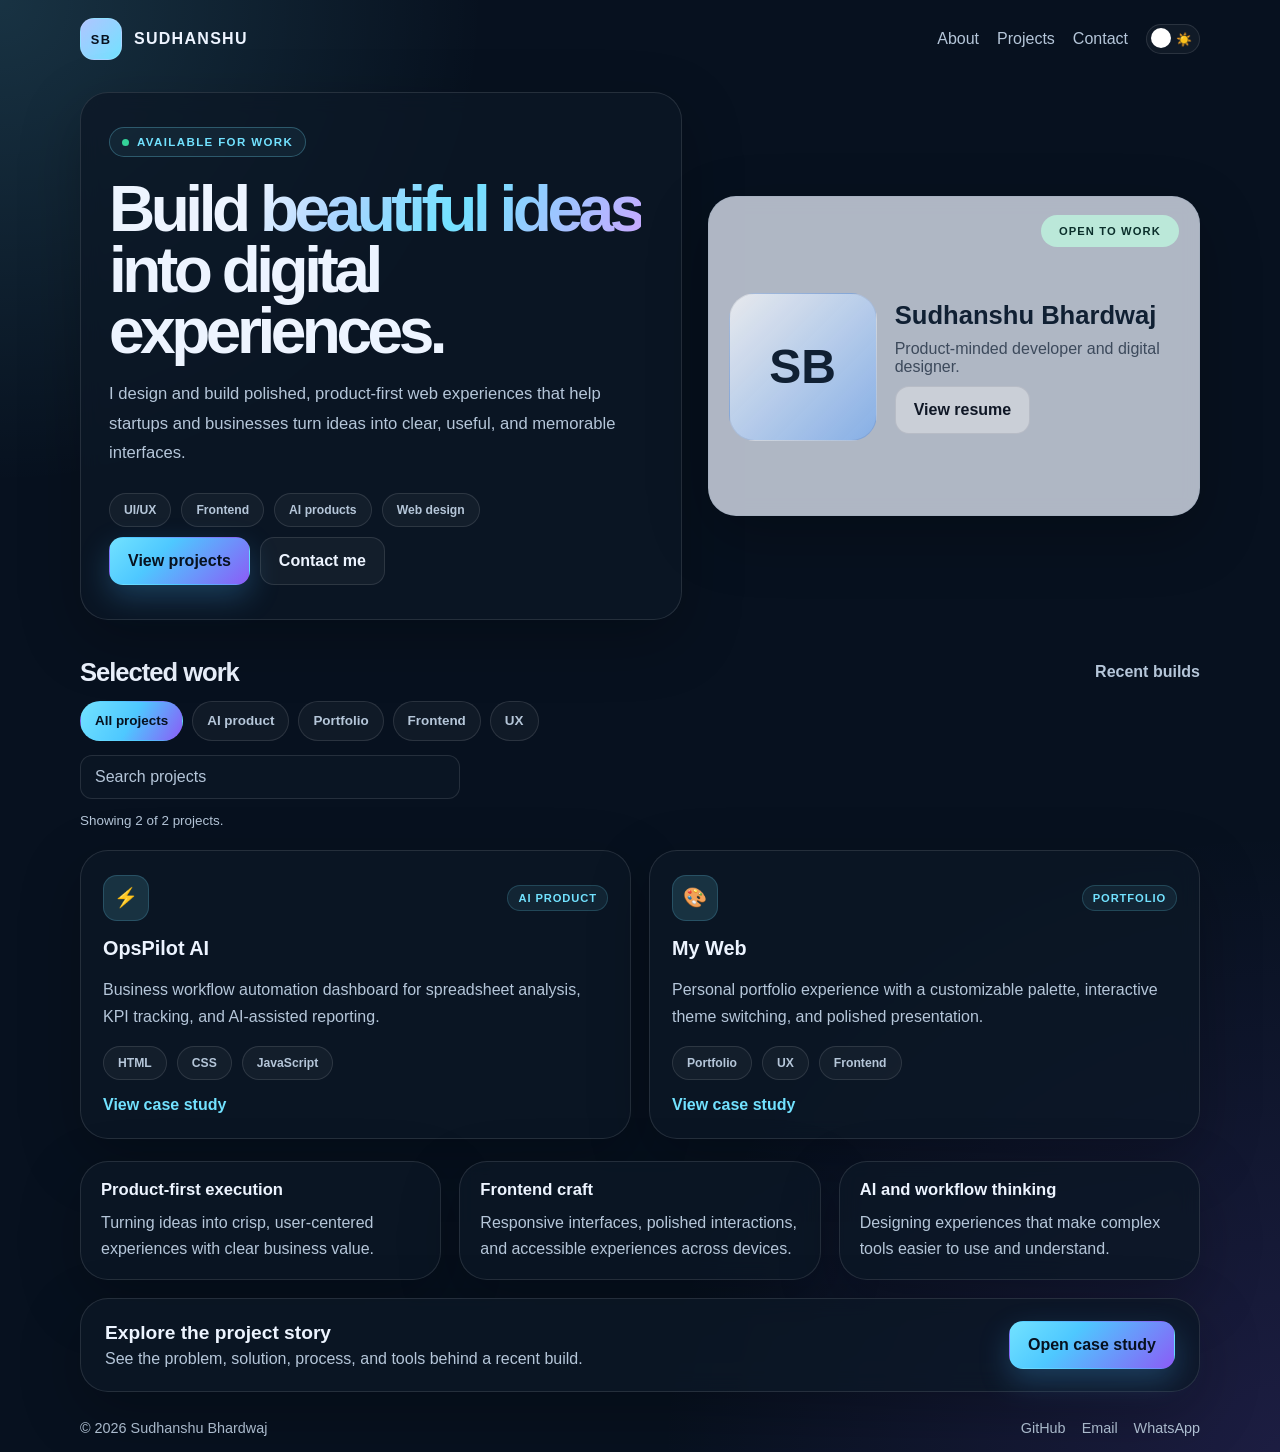
<file: index.html>
<!DOCTYPE html>
<html lang="en">
<head>
  <meta charset="UTF-8">
  <meta name="viewport" content="width=device-width, initial-scale=1.0">
  <meta name="theme-color" content="#07111f">
  <meta name="description" content="Sudhanshu Bhardwaj portfolio. Explore projects, case studies, and contact details.">
  <title>Sudhanshu Bhardwaj | Portfolio</title>
  <style>
    :root{--bg:#07111f;--panel:rgba(12,24,38,.78);--panel-soft:rgba(255,255,255,.04);--line:rgba(255,255,255,.11);--text:#edf4ff;--muted:#b5c6d9;--primary:#72e2ff;--secondary:#8b5cf6;--accent:#34d399;--shadow:0 20px 60px rgba(0,0,0,.25)}
    *{box-sizing:border-box}html{scroll-behavior:smooth}body{margin:0;min-height:100vh;background:radial-gradient(circle at top left,rgba(114,226,255,.16),transparent 25%),radial-gradient(circle at bottom right,rgba(139,92,246,.16),transparent 32%),var(--bg);color:var(--text);font-family:Inter,"Segoe UI",sans-serif}body.light-mode{--bg:#edf4ff;--panel:rgba(255,255,255,.8);--panel-soft:rgba(15,23,42,.036);--line:rgba(15,23,42,.08);--text:#101827;--muted:#4a5c72;--primary:#0066ff;--secondary:#7c3aed;--accent:#0ea5a4}a{color:inherit}.container{width:min(1120px,calc(100% - 28px));margin:auto}.topbar{display:flex;align-items:center;justify-content:space-between;gap:18px;padding:18px 0 12px}.brand{display:inline-flex;align-items:center;gap:12px;color:var(--text);text-decoration:none;font-weight:800;letter-spacing:.08em;text-transform:uppercase}.brand-mark{width:42px;height:42px;display:grid;place-items:center;border:1px solid var(--line);border-radius:14px;background:linear-gradient(135deg,#b0c5ff,#72e2ff);color:#07111f;font-size:.8rem}.nav-group,.nav-links{display:flex;align-items:center;gap:18px}.nav-links a,.footer-links a{color:var(--muted);text-decoration:none}.nav-links a:hover,.footer-links a:hover{color:var(--text)}.theme-toggle{position:relative;width:54px;height:30px;border:1px solid var(--line);border-radius:999px;background:var(--panel-soft);cursor:pointer}.theme-toggle::before{content:"☀️";position:absolute;right:7px;top:50%;transform:translateY(-50%);font-size:.8rem}.theme-toggle::after{content:"";position:absolute;top:3px;left:4px;width:20px;height:20px;border-radius:50%;background:#fff;transition:left .2s ease}body.light-mode .theme-toggle::before{content:"🌙";right:auto;left:7px}body.light-mode .theme-toggle::after{left:28px}
    .hero{display:grid;grid-template-columns:1.1fr .9fr;gap:26px;align-items:center;padding:20px 0 10px}.hero-copy,.profile-card,.project-card,.feature-item,.case-study-cta{background:var(--panel);border:1px solid var(--line);border-radius:28px;backdrop-filter:blur(10px);box-shadow:var(--shadow)}.hero-copy{padding:34px 28px;min-height:330px;display:flex;flex-direction:column;justify-content:center}.eyebrow{display:inline-flex;align-items:center;gap:8px;width:fit-content;padding:8px 12px;border-radius:999px;border:1px solid rgba(114,226,255,.28);background:rgba(114,226,255,.06);color:var(--primary);font-size:.72rem;letter-spacing:.12em;text-transform:uppercase;font-weight:700}.eyebrow::before{content:"";width:7px;height:7px;border-radius:50%;background:var(--accent)}h1{margin:22px 0 18px;font-size:clamp(2.7rem,5vw,4.8rem);line-height:.95;letter-spacing:-.07em}.gradient-text{background:linear-gradient(120deg,var(--text),#a9d4ff 24%,var(--primary) 52%,#c9a7ff);background-clip:text;-webkit-background-clip:text;color:transparent}.subtext{max-width:560px;margin:0 0 26px;color:var(--muted);line-height:1.75;font-size:1.04rem}.tag-row,.cta-row,.project-tags{display:flex;flex-wrap:wrap;gap:10px}.tag,.project-tags span{display:inline-flex;align-items:center;border-radius:999px;padding:9px 14px;background:var(--panel-soft);border:1px solid var(--line);color:var(--muted);font-size:.76rem;font-weight:600}.cta-row{margin-top:10px}.button{display:inline-flex;align-items:center;justify-content:center;min-height:48px;padding:0 18px;border:1px solid transparent;border-radius:14px;text-decoration:none;font-weight:700;transition:transform .2s ease}.button:hover{transform:translateY(-1px)}.button.primary{background:linear-gradient(135deg,var(--primary),#4ec8ff 36%,#8b5cf6);color:#07111f;box-shadow:0 12px 30px rgba(72,180,255,.25)}.button.secondary{background:var(--panel-soft);border-color:var(--line);color:var(--text)}.profile-card{min-height:320px;padding:18px 20px 20px;background:rgba(229,236,249,.76);border-color:rgba(134,154,182,.2);color:#102033}.profile-badge{display:block;width:fit-content;margin-left:auto;padding:10px 18px;border-radius:999px;background:#bbe8d9;color:#0b2f2b;font-size:.7rem;font-weight:800;letter-spacing:.1em;text-transform:uppercase}.profile-wrap{display:flex;align-items:center;justify-content:space-between;gap:18px;min-height:240px}.profile-monogram{width:148px;height:148px;flex:none;display:grid;place-items:center;border-radius:26px;background:linear-gradient(135deg,rgba(255,255,255,.7),rgba(113,171,249,.65));border:1px solid rgba(15,23,42,.08);font-size:3rem;font-weight:900}.profile-meta{display:flex;flex-direction:column;gap:10px}.profile-meta strong{font-size:clamp(1.5rem,2vw,2.1rem);line-height:1.2}.profile-meta span{color:rgba(16,32,51,.72)}.profile-card .button.secondary{width:fit-content;background:rgba(255,255,255,.34);border-color:rgba(15,23,42,.1);color:#0f1725}
    .section-head{display:flex;justify-content:space-between;align-items:center;gap:18px;margin:28px 0 14px}.section-head h2{margin:0;font-size:clamp(1.6rem,2vw,2.2rem);letter-spacing:-.04em}.section-head span{color:var(--muted);font-weight:600}.projects-grid{display:grid;grid-template-columns:repeat(2,minmax(0,1fr));gap:18px;margin-top:18px}.project-card{padding:24px 22px;display:flex;flex-direction:column;gap:16px}.project-top,.project-meta{display:flex;justify-content:space-between;align-items:center;gap:14px}.project-icon{width:46px;height:46px;display:grid;place-items:center;border-radius:14px;background:rgba(114,226,255,.14);border:1px solid rgba(114,226,255,.18);font-size:1.2rem}.project-badge{padding:6px 10px;border-radius:999px;background:rgba(114,226,255,.08);border:1px solid rgba(114,226,255,.18);color:var(--primary);font-size:.7rem;font-weight:700;letter-spacing:.08em;text-transform:uppercase}.project-card h3{margin:0;font-size:1.24rem}.project-card p{margin:0;color:var(--muted);line-height:1.7}.project-meta{margin-top:auto}.project-meta a{color:var(--primary);text-decoration:none;font-weight:700}.feature-strip{display:grid;grid-template-columns:repeat(3,minmax(0,1fr));gap:18px;margin-top:22px}.feature-item{padding:18px 20px;display:flex;flex-direction:column;gap:10px}.feature-item strong{font-size:1.04rem}.feature-item span{color:var(--muted);line-height:1.6}.case-study-cta{margin-top:18px;padding:22px 24px;display:flex;align-items:center;justify-content:space-between;gap:18px}.case-study-cta h3{margin:0 0 6px;font-size:1.2rem}.case-study-cta p{margin:0;color:var(--muted)}footer{display:flex;justify-content:space-between;align-items:center;gap:12px;padding:28px 0 16px;color:var(--muted);font-size:.9rem}.footer-links{display:flex;align-items:center;gap:16px}
    @media(max-width:900px){.hero{grid-template-columns:1fr}.projects-grid,.feature-strip{grid-template-columns:1fr}}@media(max-width:640px){.topbar,.section-head,.case-study-cta,footer{flex-direction:column;align-items:flex-start}.nav-group{width:100%;justify-content:space-between}.nav-links{gap:12px;flex-wrap:wrap}.hero-copy,.profile-card,.project-card,.feature-item,.case-study-cta{border-radius:20px}.profile-wrap{align-items:flex-start;flex-direction:column;padding:20px 0}.profile-monogram{width:100px;height:100px;font-size:2rem}}
  </style>
</head>
<body>
  <div class="container">
    <header class="topbar">
      <a href="#about" class="brand" aria-label="Home"><span class="brand-mark">SB</span><span>Sudhanshu</span></a>
      <div class="nav-group"><nav class="nav-links" aria-label="Main navigation"><a href="#about">About</a><a href="#projects">Projects</a><a href="#contact">Contact</a></nav><button class="theme-toggle" id="themeToggle" type="button" aria-label="Toggle theme" aria-pressed="false"></button></div>
    </header>
    <main>
      <section class="hero" id="about">
        <div class="hero-copy"><div class="eyebrow">Available for work</div><h1>Build <span class="gradient-text">beautiful ideas</span><br>into digital experiences.</h1><p class="subtext">I design and build polished, product-first web experiences that help startups and businesses turn ideas into clear, useful, and memorable interfaces.</p><div class="tag-row" aria-label="Skills"><span class="tag">UI/UX</span><span class="tag">Frontend</span><span class="tag">AI products</span><span class="tag">Web design</span></div><div class="cta-row"><a class="button primary" href="#projects">View projects</a><a class="button secondary" href="https://wa.me/917668690613" target="_blank" rel="noopener noreferrer">Contact me</a></div></div>
        <aside class="profile-card" aria-label="Profile summary"><div class="profile-badge">Open to work</div><div class="profile-wrap"><div class="profile-monogram" aria-hidden="true">SB</div><div class="profile-meta"><strong>Sudhanshu Bhardwaj</strong><span>Product-minded developer and digital designer.</span><a class="button secondary" href="Sudhanshu_Bhardwaj_Resume.pdf" target="_blank" rel="noopener noreferrer">View resume</a></div></div></aside>
      </section>
      <div class="section-head" id="projects"><h2>Selected work</h2><span>Recent builds</span></div>
      <section class="projects-grid" aria-label="Project list">
        <article class="project-card"><div class="project-top"><div class="project-icon" aria-hidden="true">⚡</div><span class="project-badge">AI product</span></div><h3>OpsPilot AI</h3><p>Business workflow automation dashboard for spreadsheet analysis, KPI tracking, and AI-assisted reporting.</p><div class="project-tags"><span>HTML</span><span>CSS</span><span>JavaScript</span></div><div class="project-meta"><a href="project-case-study.html">View case study</a></div></article>
        <article class="project-card"><div class="project-top"><div class="project-icon" aria-hidden="true">🎨</div><span class="project-badge">Portfolio</span></div><h3>My Web</h3><p>Personal portfolio experience with a customizable palette, interactive theme switching, and polished presentation.</p><div class="project-tags"><span>Portfolio</span><span>UX</span><span>Frontend</span></div><div class="project-meta"><a href="project-case-study.html">View case study</a></div></article>
      </section>
      <div class="feature-strip" aria-label="Core strengths"><div class="feature-item"><strong>Product-first execution</strong><span>Turning ideas into crisp, user-centered experiences with clear business value.</span></div><div class="feature-item"><strong>Frontend craft</strong><span>Responsive interfaces, polished interactions, and accessible experiences across devices.</span></div><div class="feature-item"><strong>AI and workflow thinking</strong><span>Designing experiences that make complex tools easier to use and understand.</span></div></div>
      <div class="case-study-cta"><div><h3>Explore the project story</h3><p>See the problem, solution, process, and tools behind a recent build.</p></div><a class="button primary" href="project-case-study.html">Open case study</a></div>
    </main>
    <footer id="contact"><span>© 2026 Sudhanshu Bhardwaj</span><div class="footer-links"><a href="https://github.com/Subi003" target="_blank" rel="noopener noreferrer">GitHub</a><a href="mailto:programmer.cs03@gmail.com">Email</a><a href="https://wa.me/917668690613" target="_blank" rel="noopener noreferrer">WhatsApp</a></div></footer>
  </div>
  <script src="project-filters.js"></script>
  <script>
    const body = document.body;
    const themeToggle = document.getElementById('themeToggle');
    try {
      const savedTheme = localStorage.getItem('theme');
      if (savedTheme === 'light') body.classList.add('light-mode');
      themeToggle.setAttribute('aria-pressed', String(body.classList.contains('light-mode')));
      themeToggle.addEventListener('click', () => {
        body.classList.toggle('light-mode');
        const isLight = body.classList.contains('light-mode');
        themeToggle.setAttribute('aria-pressed', String(isLight));
        localStorage.setItem('theme', isLight ? 'light' : 'dark');
      });
    } catch {
      themeToggle.addEventListener('click', () => body.classList.toggle('light-mode'));
    }
  </script>
</body>
</html>
</file>
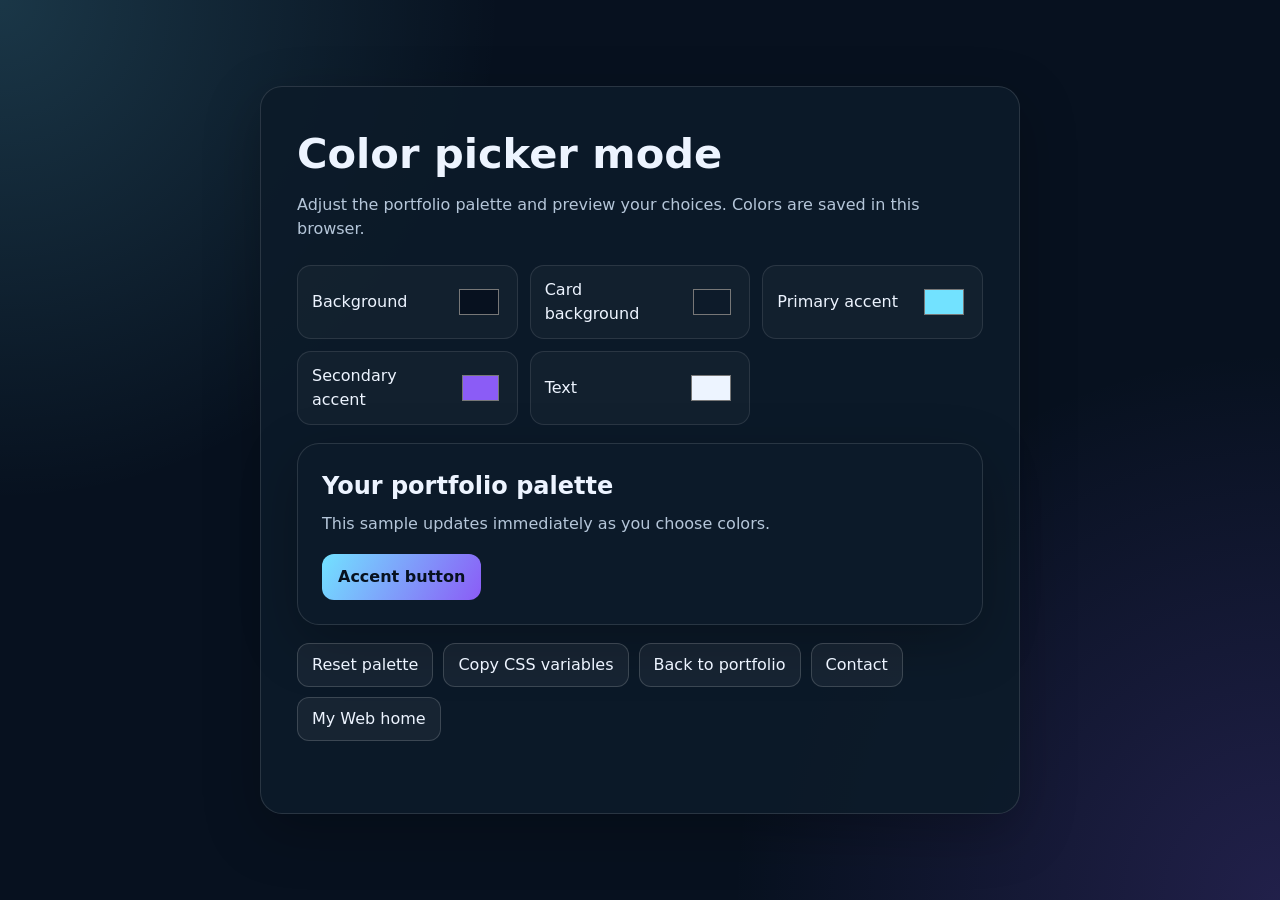
<file: color-picker.html>
<!DOCTYPE html>
<html lang="en">
<head>
  <meta charset="UTF-8">
  <meta name="viewport" content="width=device-width, initial-scale=1.0">
  <meta name="theme-color" content="#07111f">
  <title>Portfolio Color Picker</title>
  <style>
    :root {
      color-scheme: dark;
      --bg: #07111f;
      --panel: #0d1b2a;
      --primary: #72e2ff;
      --secondary: #8b5cf6;
      --text: #edf4ff;
      --muted: #b5c6d9;
    }
    * { box-sizing: border-box; }
    body {
      min-height: 100vh;
      margin: 0;
      padding: 32px 18px;
      display: grid;
      place-items: center;
      color: var(--text);
      font: 16px/1.5 Inter, system-ui, sans-serif;
      background: radial-gradient(circle at top left, color-mix(in srgb, var(--primary) 18%, transparent), transparent 32%),
                  radial-gradient(circle at bottom right, color-mix(in srgb, var(--secondary) 20%, transparent), transparent 35%),
                  var(--bg);
      transition: background-color .2s ease, color .2s ease;
    }
    main { width: min(100%, 760px); }
    .panel, .preview {
      border: 1px solid rgb(255 255 255 / 12%);
      border-radius: 22px;
      background: color-mix(in srgb, var(--panel) 90%, transparent);
      box-shadow: 0 18px 55px rgb(0 0 0 / 25%);
    }
    .panel { padding: clamp(20px, 5vw, 36px); }
    h1 { margin: 0 0 8px; font-size: clamp(1.8rem, 5vw, 2.6rem); }
    .intro { margin: 0 0 24px; color: var(--muted); }
    .controls { display: grid; grid-template-columns: repeat(auto-fit, minmax(210px, 1fr)); gap: 12px; }
    label {
      display: flex;
      align-items: center;
      justify-content: space-between;
      gap: 12px;
      padding: 12px 14px;
      border: 1px solid rgb(255 255 255 / 10%);
      border-radius: 14px;
      background: rgb(255 255 255 / 3%);
    }
    input[type="color"] { width: 48px; height: 38px; padding: 2px; border: 0; background: transparent; cursor: pointer; }
    .preview { margin-top: 18px; padding: 24px; }
    .preview h2 { margin: 0 0 8px; }
    .preview p { margin: 0 0 18px; color: var(--muted); }
    .sample-button {
      padding: 11px 16px;
      border: 0;
      border-radius: 12px;
      color: var(--bg);
      background: linear-gradient(120deg, var(--primary), var(--secondary));
      font: inherit;
      font-weight: 700;
    }
    .actions { display: flex; flex-wrap: wrap; gap: 10px; margin-top: 18px; }
    .actions button, .back-link {
      display: inline-flex;
      align-items: center;
      min-height: 42px;
      padding: 9px 14px;
      border: 1px solid rgb(255 255 255 / 16%);
      border-radius: 12px;
      color: var(--text);
      background: rgb(255 255 255 / 5%);
      font: inherit;
      text-decoration: none;
      cursor: pointer;
    }
    .actions button:hover, .back-link:hover { background: rgb(255 255 255 / 11%); }
    .status { min-height: 1.5em; margin: 12px 0 0; color: var(--muted); }
    @media (prefers-reduced-motion: reduce) { *, *::before, *::after { transition-duration: .01ms !important; } }
  </style>
</head>
<body>
  <main>
    <section class="panel" aria-labelledby="page-title">
      <h1 id="page-title">Color picker mode</h1>
      <p class="intro">Adjust the portfolio palette and preview your choices. Colors are saved in this browser.</p>
      <div class="controls">
        <label for="bg-color">Background <input id="bg-color" type="color" value="#07111f" data-token="bg"></label>
        <label for="panel-color">Card background <input id="panel-color" type="color" value="#0d1b2a" data-token="panel"></label>
        <label for="primary-color">Primary accent <input id="primary-color" type="color" value="#72e2ff" data-token="primary"></label>
        <label for="secondary-color">Secondary accent <input id="secondary-color" type="color" value="#8b5cf6" data-token="secondary"></label>
        <label for="text-color">Text <input id="text-color" type="color" value="#edf4ff" data-token="text"></label>
      </div>
      <section class="preview" aria-label="Palette preview">
        <h2>Your portfolio palette</h2>
        <p>This sample updates immediately as you choose colors.</p>
        <button class="sample-button" type="button">Accent button</button>
      </section>
      <div class="actions">
        <button id="reset" type="button">Reset palette</button>
        <button id="copy" type="button">Copy CSS variables</button>
        <a class="back-link" href="index.html">Back to portfolio</a>
        <a class="back-link" href="https://subi003.github.io/My_Web/#contact">Contact</a>
        <a class="back-link" href="https://subi003.github.io/My_Web">My Web home</a>
      </div>
      <p class="status" id="status" role="status" aria-live="polite"></p>
    </section>
  </main>
  <script>
    (() => {
      const defaults = { bg: '#07111f', panel: '#0d1b2a', primary: '#72e2ff', secondary: '#8b5cf6', text: '#edf4ff' };
      const storageKey = 'portfolio-color-picker';
      const controls = [...document.querySelectorAll('input[data-token]')];
      const status = document.getElementById('status');

      function applyPalette(palette) {
        controls.forEach((input) => {
          const token = input.dataset.token;
          const value = /^#[0-9a-f]{6}$/i.test(palette[token] || '') ? palette[token] : defaults[token];
          input.value = value;
          document.documentElement.style.setProperty(`--${token}`, value);
        });
      }

      try {
        const saved = JSON.parse(localStorage.getItem(storageKey) || '{}');
        applyPalette({ ...defaults, ...saved });
      } catch {
        applyPalette(defaults);
      }

      controls.forEach((input) => input.addEventListener('input', () => {
        document.documentElement.style.setProperty(`--${input.dataset.token}`, input.value);
        try {
          const palette = Object.fromEntries(controls.map((control) => [control.dataset.token, control.value]));
          localStorage.setItem(storageKey, JSON.stringify(palette));
        } catch {
          status.textContent = 'Preview updated, but this browser could not save the palette.';
          return;
        }
        status.textContent = 'Palette saved.';
      }));

      document.getElementById('reset').addEventListener('click', () => {
        applyPalette(defaults);
        try { localStorage.removeItem(storageKey); } catch { /* The preview still resets without storage. */ }
        status.textContent = 'Default palette restored.';
      });

      document.getElementById('copy').addEventListener('click', async () => {
        const css = ':root {\n' + controls.map((input) => `  --${input.dataset.token}: ${input.value};`).join('\n') + '\n}';
        try {
          await navigator.clipboard.writeText(css);
          status.textContent = 'CSS variables copied to the clipboard.';
        } catch {
          status.textContent = css;
        }
      });
    })();
  </script>
</body>
</html>
</file>
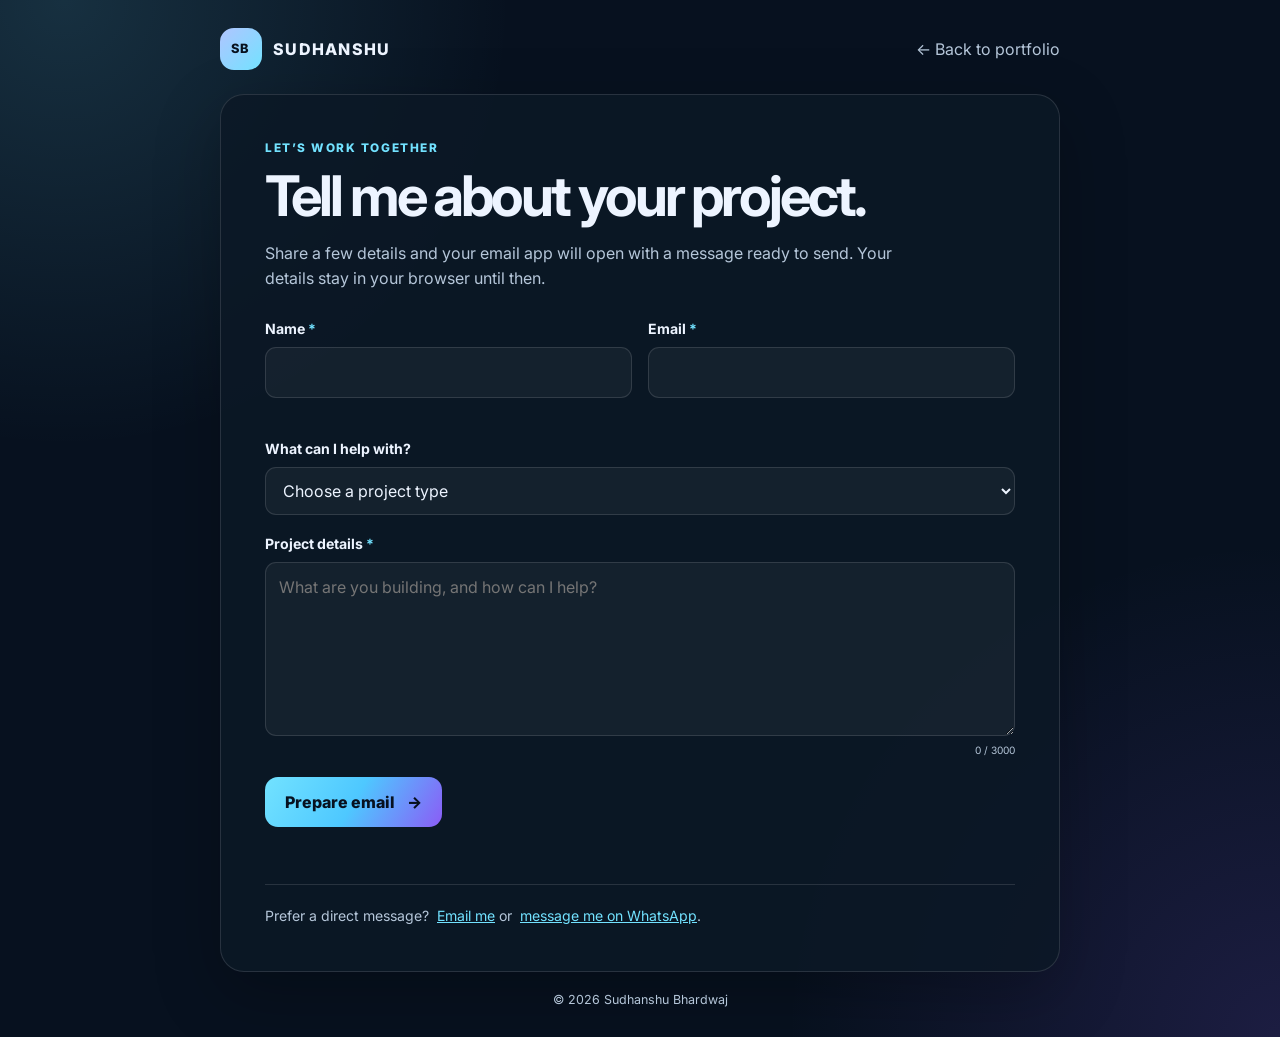
<file: contact.html>
<!DOCTYPE html>
<html lang="en">
<head>
  <meta charset="UTF-8">
  <meta name="viewport" content="width=device-width, initial-scale=1.0">
  <meta name="theme-color" content="#07111f">
  <meta name="description" content="Contact Sudhanshu Bhardwaj about a project or collaboration.">
  <title>Contact | Sudhanshu Bhardwaj</title>
  <link rel="preconnect" href="https://fonts.googleapis.com">
  <link rel="preconnect" href="https://fonts.gstatic.com" crossorigin>
  <link href="https://fonts.googleapis.com/css2?family=Inter:wght@400;500;600;700;800&display=swap" rel="stylesheet">
  <link rel="stylesheet" href="contact.css">
</head>
<body>
  <main class="contact-shell">
    <header class="contact-header">
      <a class="contact-brand" href="index.html" aria-label="Back to Sudhanshu's portfolio"><span class="brand-mark" aria-hidden="true">SB</span><span>Sudhanshu</span></a>
      <a class="back-link" href="index.html">← Back to portfolio</a>
    </header>

    <section class="contact-card" aria-labelledby="contact-title">
      <p class="eyebrow">Let’s work together</p>
      <h1 id="contact-title">Tell me about your project.</h1>
      <p class="intro">Share a few details and your email app will open with a message ready to send. Your details stay in your browser until then.</p>

      <form id="contactForm" novalidate>
        <div class="field-row">
          <div class="field">
            <label for="contactName">Name <span aria-hidden="true">*</span></label>
            <input id="contactName" name="name" type="text" autocomplete="name" minlength="2" maxlength="80" required>
            <small class="field-error" id="nameError"></small>
          </div>
          <div class="field">
            <label for="contactEmail">Email <span aria-hidden="true">*</span></label>
            <input id="contactEmail" name="email" type="email" autocomplete="email" maxlength="254" required>
            <small class="field-error" id="emailError"></small>
          </div>
        </div>

        <div class="field">
          <label for="projectType">What can I help with?</label>
          <select id="projectType" name="projectType">
            <option value="">Choose a project type</option>
            <option>Portfolio or landing page</option>
            <option>Product UI / frontend</option>
            <option>AI or workflow experience</option>
            <option>Other collaboration</option>
          </select>
        </div>

        <div class="field">
          <label for="contactMessage">Project details <span aria-hidden="true">*</span></label>
          <textarea id="contactMessage" name="message" rows="6" minlength="10" maxlength="3000" required placeholder="What are you building, and how can I help?"></textarea>
          <div class="field-foot"><small class="field-error" id="messageError"></small><small id="messageCount">0 / 3000</small></div>
        </div>

        <div class="honeypot" aria-hidden="true">
          <label for="companyWebsite">Leave this field empty</label>
          <input id="companyWebsite" name="companyWebsite" type="text" tabindex="-1" autocomplete="off">
        </div>

        <button class="submit-button" type="submit">Prepare email <span aria-hidden="true">→</span></button>
        <p id="formStatus" class="form-status" role="status" aria-live="polite"></p>
      </form>

      <p class="contact-fallback">Prefer a direct message? <a href="mailto:programmer.cs03@gmail.com">Email me</a> or <a href="https://wa.me/917668690613" target="_blank" rel="noopener noreferrer">message me on WhatsApp</a>.</p>
    </section>
    <footer>© 2026 Sudhanshu Bhardwaj</footer>
  </main>
  <script src="contact-form.js" defer></script>
</body>
</html>
</file>
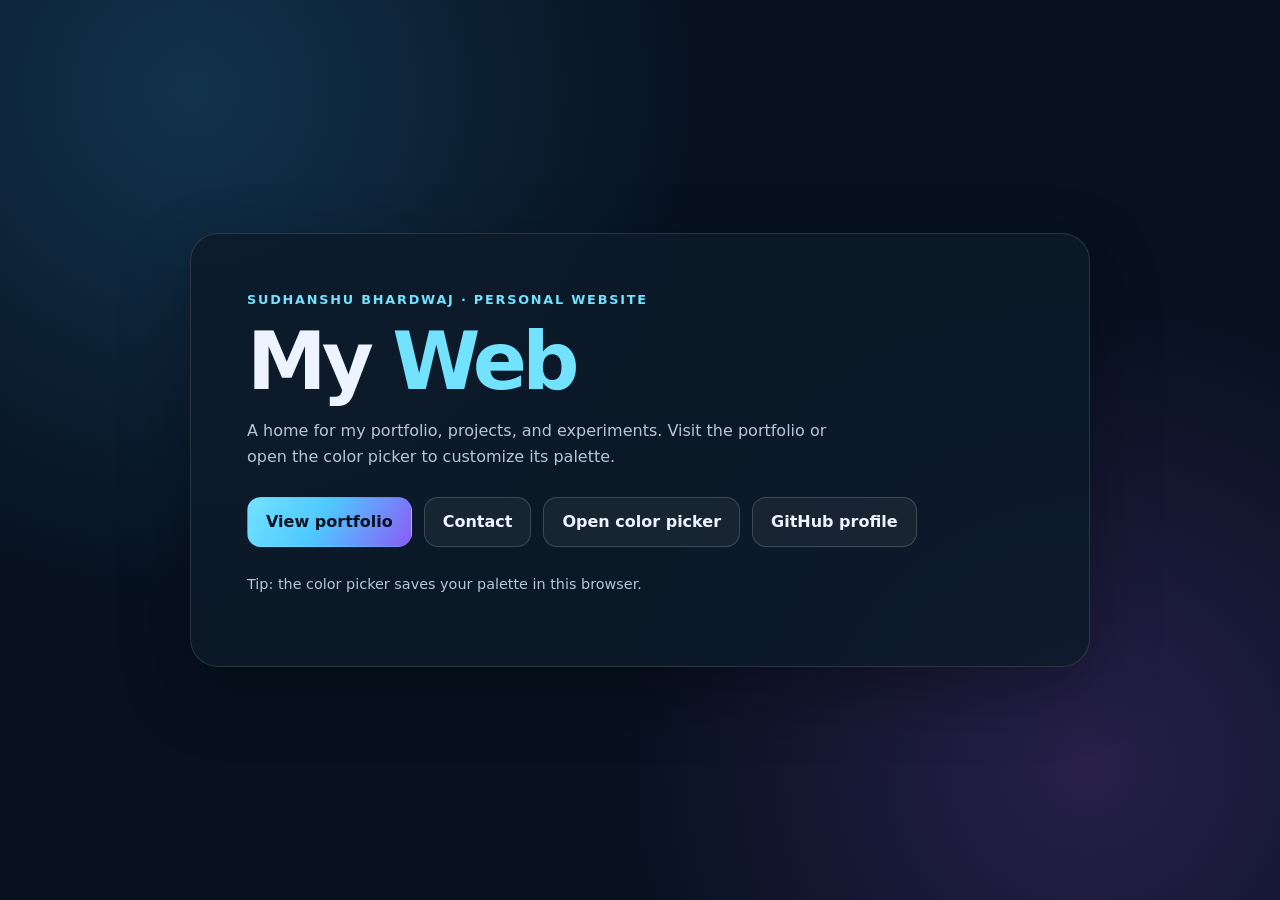
<file: home.html>
<!DOCTYPE html>
<html lang="en">
<head>
  <meta charset="UTF-8">
  <meta name="viewport" content="width=device-width, initial-scale=1">
  <meta name="theme-color" content="#07111f">
  <meta name="description" content="Explore Sudhanshu Bhardwaj's portfolio and customize its color palette.">
  <title>My Web | Portfolio</title>
  <style>
    :root { color-scheme: dark; --bg: #07111f; --panel: #0d1b2a; --text: #edf4ff; --muted: #b5c6d9; --primary: #72e2ff; --secondary: #8b5cf6; }
    * { box-sizing: border-box; }
    body { min-height: 100vh; margin: 0; padding: 28px 18px; display: grid; place-items: center; color: var(--text); font: 16px/1.6 Inter, system-ui, sans-serif; background: radial-gradient(circle at 15% 10%, #12334d, transparent 38%), radial-gradient(circle at 85% 85%, #28204b, transparent 35%), var(--bg); }
    main { width: min(100%, 900px); }
    .card { padding: clamp(24px, 6vw, 56px); border: 1px solid rgb(255 255 255 / 12%); border-radius: 28px; background: rgb(13 27 42 / 88%); box-shadow: 0 24px 70px rgb(0 0 0 / 30%); }
    .eyebrow { color: var(--primary); font-size: .8rem; font-weight: 800; letter-spacing: .14em; text-transform: uppercase; }
    h1 { margin: 12px 0; font-size: clamp(2.5rem, 8vw, 5rem); line-height: 1; letter-spacing: -.06em; }
    h1 span { color: var(--primary); }
    p { max-width: 620px; color: var(--muted); }
    .actions { display: flex; flex-wrap: wrap; gap: 12px; margin-top: 28px; }
    .button { display: inline-flex; align-items: center; justify-content: center; min-height: 48px; padding: 11px 18px; border: 1px solid rgb(255 255 255 / 17%); border-radius: 14px; color: var(--text); background: rgb(255 255 255 / 5%); text-decoration: none; font-weight: 700; transition: transform .18s ease, background .18s ease; }
    .button:hover { transform: translateY(-2px); background: rgb(255 255 255 / 11%); }
    .button.primary { border-color: transparent; color: #07111f; background: linear-gradient(120deg, var(--primary), #4ec8ff 45%, var(--secondary)); }
    .note { margin-top: 26px; font-size: .9rem; }
    @media (prefers-reduced-motion: reduce) { *, *::before, *::after { transition-duration: .01ms !important; } }
  </style>
</head>
<body>
  <main>
    <section class="card">
      <div class="eyebrow">Sudhanshu Bhardwaj · Personal website</div>
      <h1>My <span>Web</span></h1>
      <p>A home for my portfolio, projects, and experiments. Visit the portfolio or open the color picker to customize its palette.</p>
      <div class="actions">
        <a class="button primary" href="index.html">View portfolio</a>
        <a class="button" href="https://subi003.github.io/My_Web/#contact">Contact</a>
        <a class="button" href="color-picker.html">Open color picker</a>
        <a class="button" href="https://github.com/Subi003" target="_blank" rel="noopener noreferrer">GitHub profile</a>
      </div>
      <p class="note">Tip: the color picker saves your palette in this browser.</p>
    </section>
  </main>
</body>
</html>
</file>
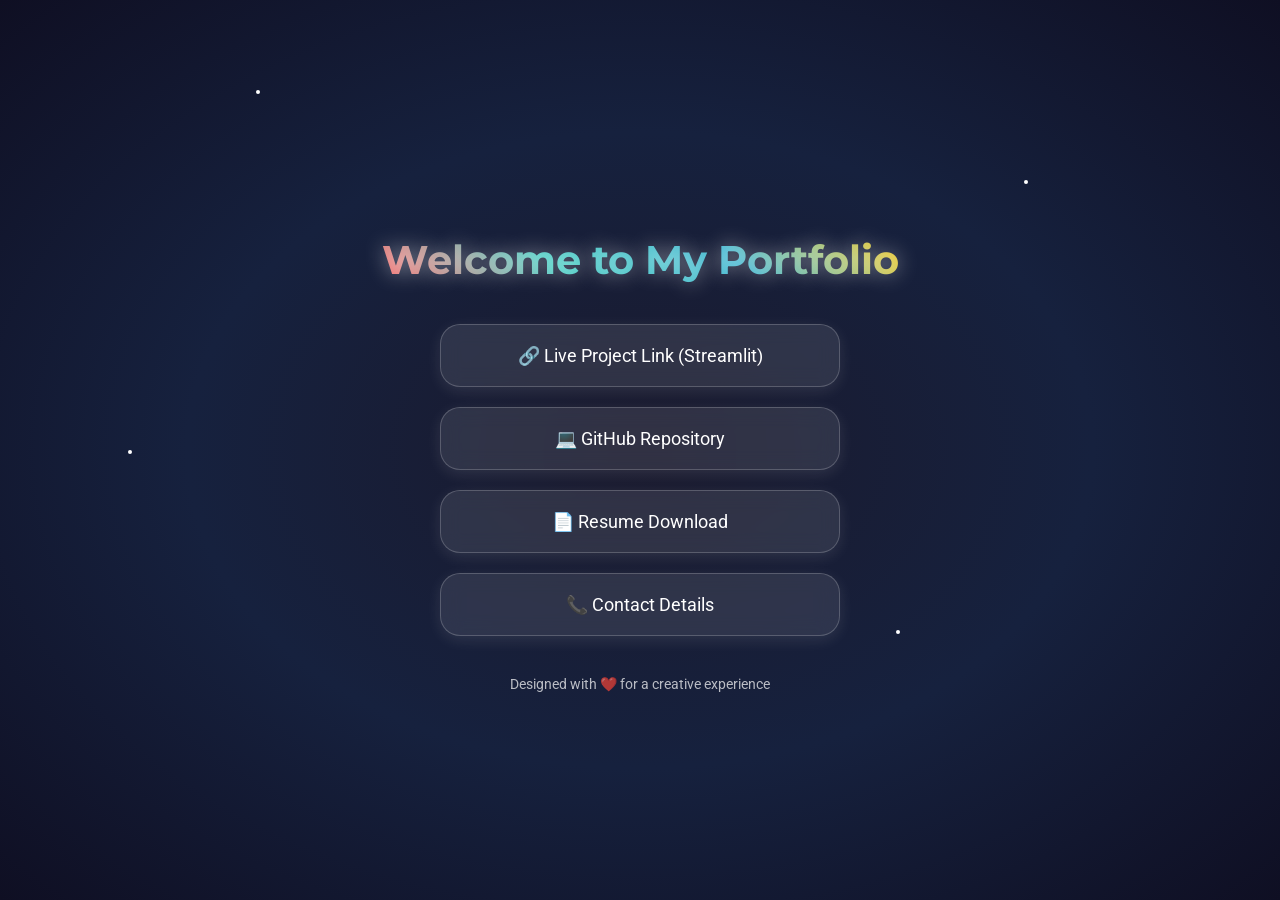
<file: main.html>
<!DOCTYPE html>
<html lang="en">
<head>
    <meta charset="UTF-8">
    <meta name="viewport" content="width=device-width, initial-scale=1.0">
    <title>My Portfolio</title>
    <link href="https://fonts.googleapis.com/css2?family=Montserrat:wght@400;700&family=Roboto:wght@300;400&display=swap" rel="stylesheet">
    <style>
        body {
            font-family: 'Roboto', sans-serif;
            display: flex;
            flex-direction: column;
            align-items: center;
            justify-content: center;
            min-height: 100vh;
            margin: 0;
            background: radial-gradient(ellipse at center, #1a1a2e 0%, #16213e 50%, #0f0f23 100%);
            color: #fff;
            overflow: hidden;
            animation: fadeIn 1s ease-in;
        }

        @keyframes fadeIn {
            from { opacity: 0; }
            to { opacity: 1; }
        }

        .particle {
            position: absolute;
            width: 4px;
            height: 4px;
            background: #fff;
            border-radius: 50%;
            animation: twinkle 2s infinite ease-in-out;
        }

        .particle:nth-child(odd) { animation-delay: 0.5s; }
        .particle:nth-child(even) { animation-delay: 1s; }

        @keyframes twinkle {
            0%, 100% { opacity: 0.3; transform: scale(1); }
            50% { opacity: 1; transform: scale(1.5); }
        }

        h1 {
            font-family: 'Montserrat', sans-serif;
            font-weight: 700;
            font-size: 2.5em;
            margin-bottom: 40px;
            background: linear-gradient(45deg, #ff6b6b, #4ecdc4, #45b7d1, #f9ca24);
            -webkit-background-clip: text;
            -webkit-text-fill-color: transparent;
            background-clip: text;
            text-shadow: 0 0 20px rgba(255, 255, 255, 0.5);
            animation: paintReveal 2s ease-out, float 3s ease-in-out infinite;
        }

        @keyframes paintReveal {
            0% { opacity: 0; transform: translateY(-20px) rotate(-5deg); }
            100% { opacity: 1; transform: translateY(0) rotate(0deg); }
        }

        @keyframes float {
            0%, 100% { transform: translateY(0px); }
            50% { transform: translateY(-10px); }
        }

        .button-container {
            display: grid;
            gap: 20px;
            max-width: 400px;
            width: 100%;
            position: relative;
            z-index: 1;
        }

        .button {
            display: inline-block;
            padding: 20px 40px;
            font-size: 18px;
            color: #fff;
            background: rgba(255, 255, 255, 0.1);
            backdrop-filter: blur(10px);
            text-decoration: none;
            border-radius: 20px;
            text-align: center;
            transition: all 0.4s ease;
            border: 1px solid rgba(255, 255, 255, 0.2);
            box-shadow: 0 4px 15px rgba(255, 255, 255, 0.1);
            cursor: pointer;
        }

        .button:hover {
            transform: translateY(-5px);
            border: 1px solid rgba(255, 255, 255, 0.4);
            box-shadow: 0 10px 25px rgba(255, 255, 255, 0.3);
        }

        .contact-options {
            display: none;
            flex-direction: column;
            gap: 10px;
            margin-top: 10px;
        }

        .contact-options.show {
            display: flex;
        }

        .sub-button {
            padding: 15px;
            font-size: 16px;
            background: rgba(255, 255, 255, 0.15);
            border-radius: 15px;
            text-decoration: none;
            color: #fff;
            transition: 0.3s;
            border: 1px solid rgba(255, 255, 255, 0.3);
        }

        .sub-button:hover {
            background: rgba(255, 255, 255, 0.25);
            transform: scale(1.05);
        }

        footer {
            margin-top: 40px;
            font-size: 14px;
            opacity: 0.7;
        }
    </style>
</head>
<body>

    <!-- Floating particles -->
    <div class="particle" style="top: 10%; left: 20%;"></div>
    <div class="particle" style="top: 20%; left: 80%;"></div>
    <div class="particle" style="top: 50%; left: 10%;"></div>
    <div class="particle" style="top: 70%; left: 70%;"></div>

    <h1>Welcome to My Portfolio</h1>

    <div class="button-container">

        <!-- FIXED STREAMLIT BUTTON -->
        <a href="https://universal-connector-ai.streamlit.app/"
   class="button"
   target="_blank">
   🔗 Live Project Link (Streamlit)
</a>


        <a href="https://github.com/Subi003/"
           class="button"
           target="_blank"
           rel="noopener noreferrer">
            💻 GitHub Repository
        </a>

        <a href="Sudhanshu_Bhardwaj_Resume.pdf"
           class="button"
           download>
            📄 Resume Download
        </a>

        <div class="button" onclick="toggleContactOptions()">
            📞 Contact Details
            <div class="contact-options" id="contact-options">
                <a href="tel:+918532945649" class="sub-button">
                    📞 Call: +91 8532945649
                </a>
                <a href="mailto:subibhardwaj03@gmail.com?subject=Contact&body=Hello," 
                   class="sub-button">
                    📧 Email: subibhardwaj03@gmail.com
                </a>
            </div>
        </div>

    </div>

    <footer>Designed with ❤️ for a creative experience</footer>

    <script>
        function toggleContactOptions() {
            const options = document.getElementById('contact-options');
            options.classList.toggle('show');
        }
    </script>

</body>
</html>
</file>
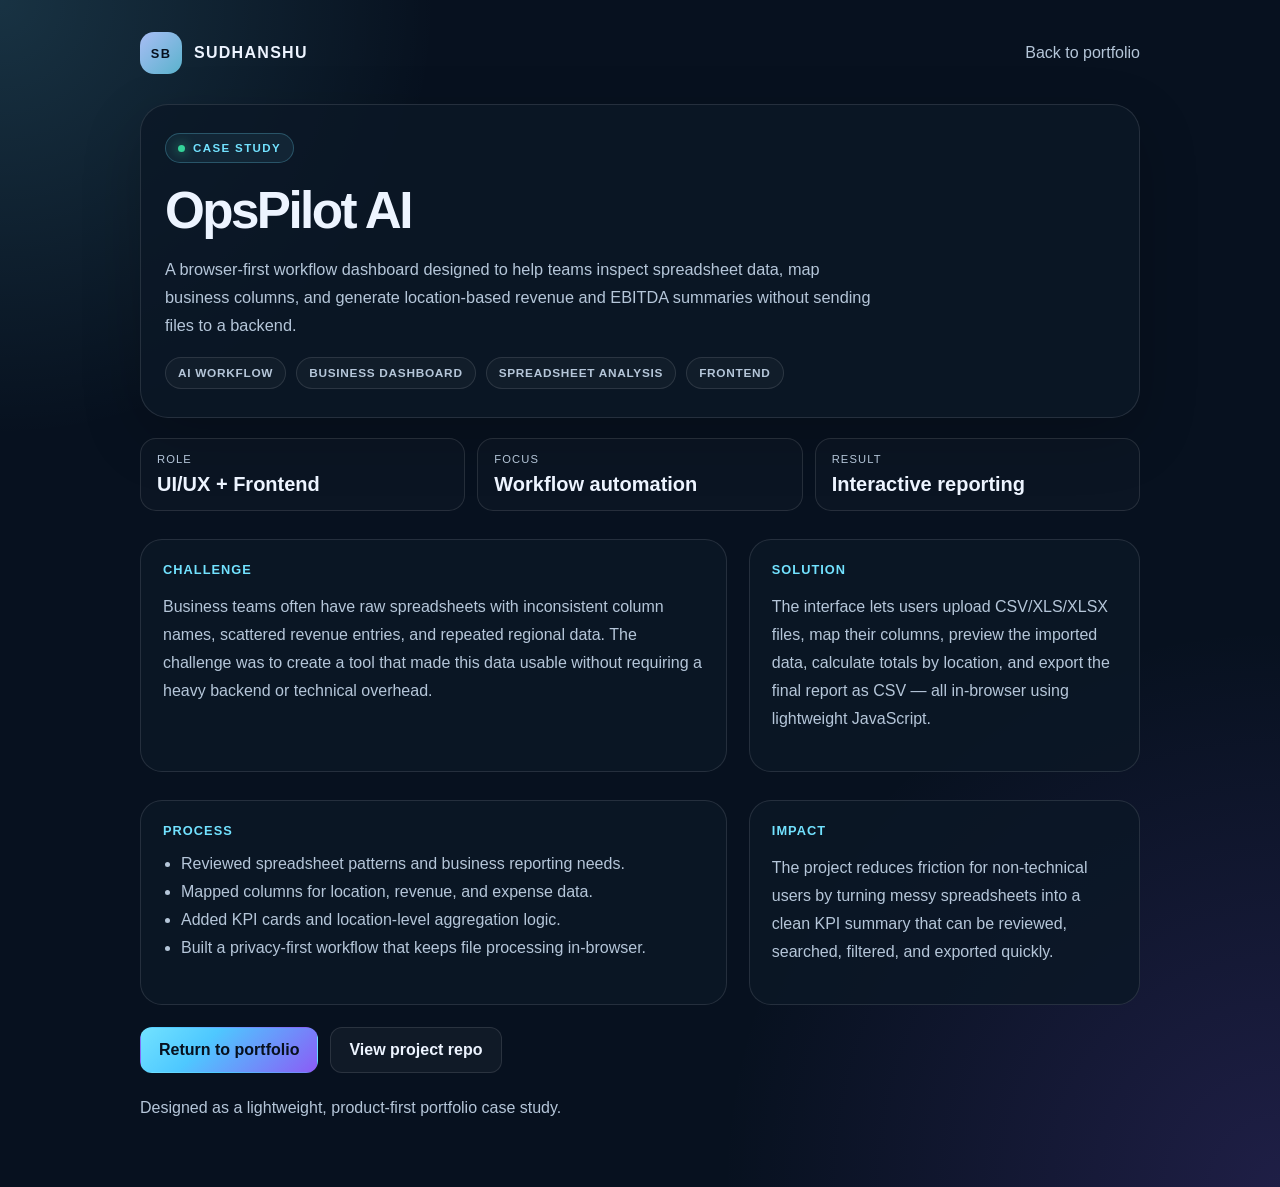
<file: project-case-study.html>
<!DOCTYPE html>
<html lang="en">
  <head>
    <meta charset="UTF-8" />
    <meta name="viewport" content="width=device-width, initial-scale=1.0" />
    <meta name="description" content="Case study for OpsPilot AI, a business workflow automation dashboard for reporting and spreadsheet analysis." />
    <title>OpsPilot AI | Case Study</title>
    <style>
      :root {
        --bg: #07111f;
        --panel: rgba(12, 24, 38, 0.82);
        --panel-soft: rgba(255, 255, 255, 0.04);
        --line: rgba(255, 255, 255, 0.11);
        --text: #edf4ff;
        --muted: #b5c6d9;
        --primary: #72e2ff;
        --secondary: #8b5cf6;
        --accent: #34d399;
      }

      * { box-sizing: border-box; }
      body {
        margin: 0;
        min-height: 100vh;
        background:
          radial-gradient(circle at top left, rgba(114, 226, 255, 0.16), transparent 25%),
          radial-gradient(circle at bottom right, rgba(139, 92, 246, 0.18), transparent 32%),
          var(--bg);
        color: var(--text);
        font-family: Inter, "Segoe UI", sans-serif;
      }

      .container { width: min(1000px, calc(100% - 28px)); margin: 0 auto; padding: 32px 0 70px; }
      .topbar {
        display: flex;
        align-items: center;
        justify-content: space-between;
        gap: 16px;
        margin-bottom: 30px;
      }
      .brand { display: inline-flex; align-items: center; gap: 12px; color: var(--text); text-decoration: none; font-weight: 800; letter-spacing: .08em; text-transform: uppercase; }
      .brand-mark {
        width: 42px; height: 42px; display: grid; place-items: center; border-radius: 14px; background: linear-gradient(135deg, rgba(176,197,255,.95), rgba(114,226,255,.75)); color: #07111f; font-size: 0.8rem; font-weight: 900;
      }
      .nav-links { display: flex; align-items: center; gap: 18px; }
      .nav-links a { text-decoration: none; color: var(--muted); }
      .nav-links a:hover { color: var(--text); }

      .hero {
        background: var(--panel);
        border: 1px solid var(--line);
        border-radius: 28px;
        padding: 28px 24px;
        box-shadow: 0 20px 60px rgba(0, 0, 0, 0.2);
      }
      .eyebrow {
        display: inline-flex;
        align-items: center;
        gap: 8px;
        padding: 8px 12px;
        border-radius: 999px;
        border: 1px solid rgba(114, 226, 255, 0.25);
        background: rgba(114, 226, 255, 0.07);
        color: var(--primary);
        font-size: 0.72rem;
        text-transform: uppercase;
        letter-spacing: 0.12em;
        font-weight: 700;
      }
      .eyebrow::before {
        content: "";
        width: 7px; height: 7px; border-radius: 50%; background: var(--accent); box-shadow: 0 0 12px rgba(52,211,153,.85);
      }
      h1 {
        margin: 18px 0 12px;
        font-size: clamp(2.1rem, 4vw, 3.8rem);
        letter-spacing: -0.05em;
      }
      .subtitle { max-width: 720px; color: var(--muted); line-height: 1.7; font-size: 1.02rem; }
      .tags { display: flex; flex-wrap: wrap; gap: 10px; margin-top: 18px; }
      .tags span {
        display: inline-flex; align-items: center; border-radius: 999px; padding: 8px 12px; background: rgba(255,255,255,.03); border: 1px solid var(--line); color: var(--muted); font-size: 0.74rem; font-weight: 700; letter-spacing: 0.06em; text-transform: uppercase;
      }

      .grid {
        display: grid;
        grid-template-columns: 1.2fr 0.8fr;
        gap: 22px;
        margin-top: 28px;
      }
      .card {
        background: var(--panel);
        border: 1px solid var(--line);
        border-radius: 22px;
        padding: 22px;
      }
      .card h3 {
        margin: 0 0 12px;
        color: var(--primary);
        letter-spacing: 0.08em;
        text-transform: uppercase;
        font-size: 0.8rem;
      }
      .card p, .card li {
        color: var(--muted);
        line-height: 1.75;
      }
      .card ul { margin: 0; padding-left: 18px; }
      .stat-strip {
        display: grid;
        grid-template-columns: repeat(3, minmax(0, 1fr));
        gap: 12px;
        margin: 20px 0 0;
      }
      .stat {
        border-radius: 16px;
        border: 1px solid var(--line);
        background: rgba(255,255,255,.02);
        padding: 14px 16px;
      }
      .stat span { display: block; color: var(--muted); font-size: 0.7rem; letter-spacing: 0.1em; text-transform: uppercase; }
      .stat strong { display: block; margin-top: 8px; font-size: 1.25rem; }
      .cta-row { display: flex; gap: 12px; flex-wrap: wrap; margin-top: 22px; }
      .button {
        display: inline-flex; align-items: center; justify-content: center; min-height: 46px; padding: 0 18px; border: 1px solid transparent; border-radius: 12px; text-decoration: none; font-weight: 700;
      }
      .button.primary {
        background: linear-gradient(135deg, var(--primary), #4ec8ff 36%, #8b5cf6); color: #07111f;
      }
      .button.secondary {
        background: rgba(255,255,255,.04); border-color: var(--line); color: var(--text);
      }
      footer {
        margin-top: 26px;
        color: var(--muted);
      }
      @media (max-width: 760px) {
        .grid, .stat-strip { grid-template-columns: 1fr; }
        .topbar { align-items: flex-start; flex-direction: column; }
      }
    </style>
  </head>
  <body>
    <div class="container">
      <header class="topbar">
        <a href="index.html" class="brand" aria-label="Back to portfolio">
          <span class="brand-mark">SB</span>
          <span>Sudhanshu</span>
        </a>
        <nav class="nav-links" aria-label="Case study nav">
          <a href="index.html">Back to portfolio</a>
        </nav>
      </header>

      <section class="hero">
        <div>
          <div class="eyebrow">Case study</div>
          <h1>OpsPilot AI</h1>
          <p class="subtitle">
            A browser-first workflow dashboard designed to help teams inspect spreadsheet data, map business columns, and generate location-based revenue and EBITDA summaries without sending files to a backend.
          </p>
          <div class="tags">
            <span>AI workflow</span>
            <span>Business dashboard</span>
            <span>Spreadsheet analysis</span>
            <span>Frontend</span>
          </div>
        </div>
      </section>

      <div class="stat-strip" aria-label="Project overview metrics">
        <div class="stat"><span>Role</span><strong>UI/UX + Frontend</strong></div>
        <div class="stat"><span>Focus</span><strong>Workflow automation</strong></div>
        <div class="stat"><span>Result</span><strong>Interactive reporting</strong></div>
      </div>

      <div class="grid">
        <article class="card">
          <h3>Challenge</h3>
          <p>
            Business teams often have raw spreadsheets with inconsistent column names, scattered revenue entries, and repeated regional data. The challenge was to create a tool that made this data usable without requiring a heavy backend or technical overhead.
          </p>
        </article>

        <article class="card">
          <h3>Solution</h3>
          <p>
            The interface lets users upload CSV/XLS/XLSX files, map their columns, preview the imported data, calculate totals by location, and export the final report as CSV — all in-browser using lightweight JavaScript.
          </p>
        </article>
      </div>

      <div class="grid">
        <article class="card">
          <h3>Process</h3>
          <ul>
            <li>Reviewed spreadsheet patterns and business reporting needs.</li>
            <li>Mapped columns for location, revenue, and expense data.</li>
            <li>Added KPI cards and location-level aggregation logic.</li>
            <li>Built a privacy-first workflow that keeps file processing in-browser.</li>
          </ul>
        </article>

        <article class="card">
          <h3>Impact</h3>
          <p>
            The project reduces friction for non-technical users by turning messy spreadsheets into a clean KPI summary that can be reviewed, searched, filtered, and exported quickly.
          </p>
        </article>
      </div>

      <div class="cta-row">
        <a class="button primary" href="index.html">Return to portfolio</a>
        <a class="button secondary" href="https://github.com/Subi003/OpsPilot-AI" target="_blank" rel="noreferrer">View project repo</a>
      </div>

      <footer>Designed as a lightweight, product-first portfolio case study.</footer>
    </div>
  </body>
</html>
</file>
<file: contact.css>
@import url('https://fonts.googleapis.com/css2?family=Inter:wght@400;500;600;700;800&display=swap');

:root {
  color-scheme: dark;
  --contact-bg: #07111f;
  --contact-panel: rgba(12, 24, 38, .88);
  --contact-line: rgba(255, 255, 255, .12);
  --contact-text: #edf4ff;
  --contact-muted: #b5c6d9;
  --contact-primary: #72e2ff;
  --contact-error: #ff9a9a;
}

* { box-sizing: border-box; }
body {
  min-height: 100vh;
  margin: 0;
  padding: 28px 16px;
  color: var(--contact-text);
  font-family: Inter, "Segoe UI", sans-serif;
  line-height: 1.55;
  background: radial-gradient(circle at 5% 0, rgba(114,226,255,.15), transparent 28%), radial-gradient(circle at 100% 100%, rgba(139,92,246,.16), transparent 30%), var(--contact-bg);
}
a { color: var(--contact-primary); }
.contact-shell { width: min(840px, 100%); margin: 0 auto; }
.contact-header { display: flex; justify-content: space-between; align-items: center; gap: 16px; margin-bottom: 24px; }
.contact-brand { display: inline-flex; align-items: center; gap: 11px; color: var(--contact-text); font-weight: 800; letter-spacing: .08em; text-decoration: none; text-transform: uppercase; }
.brand-mark { display: grid; width: 42px; height: 42px; place-items: center; border-radius: 14px; color: #07111f; background: linear-gradient(135deg, #b0c5ff, var(--contact-primary)); font-size: .8rem; }
.back-link { color: var(--contact-muted); text-decoration: none; }
.back-link:hover { color: var(--contact-text); }
.contact-card { padding: clamp(22px, 5vw, 44px); border: 1px solid var(--contact-line); border-radius: 24px; background: var(--contact-panel); box-shadow: 0 22px 65px rgba(0,0,0,.25); }
.eyebrow { margin: 0 0 10px; color: var(--contact-primary); font-size: .74rem; font-weight: 800; letter-spacing: .13em; text-transform: uppercase; }
h1 { max-width: 650px; margin: 0; font-size: clamp(2.1rem, 6vw, 3.5rem); line-height: 1.06; letter-spacing: -.055em; }
.intro { max-width: 650px; margin: 14px 0 28px; color: var(--contact-muted); }
#contactForm { display: grid; gap: 18px; }
.field-row { display: grid; grid-template-columns: repeat(2, minmax(0, 1fr)); gap: 16px; }
.field { display: grid; gap: 7px; }
.field label { font-size: .88rem; font-weight: 700; }
.field label span { color: var(--contact-primary); }
.field input, .field select, .field textarea { width: 100%; min-height: 48px; padding: 12px 13px; border: 1px solid var(--contact-line); border-radius: 11px; outline: none; color: var(--contact-text); background: rgba(255,255,255,.045); font: inherit; }
.field textarea { min-height: 150px; resize: vertical; }
.field input:focus, .field select:focus, .field textarea:focus { border-color: var(--contact-primary); box-shadow: 0 0 0 3px rgba(114,226,255,.13); }
.field select option { color: #101827; }
.field [aria-invalid="true"] { border-color: var(--contact-error); }
.field-error { min-height: 1.2em; color: var(--contact-error); font-size: .78rem; }
.field-foot { display: flex; justify-content: space-between; gap: 12px; color: var(--contact-muted); font-size: .76rem; }
.field-foot .field-error { flex: 1; }
.honeypot { position: absolute; width: 1px; height: 1px; overflow: hidden; clip: rect(0,0,0,0); white-space: nowrap; }
.submit-button { display: inline-flex; min-height: 50px; align-items: center; justify-content: center; gap: 12px; width: fit-content; padding: 0 20px; border: 0; border-radius: 13px; color: #07111f; background: linear-gradient(120deg, var(--contact-primary), #4ec8ff 50%, #8b5cf6); font: inherit; font-weight: 800; cursor: pointer; }
.submit-button:hover { filter: brightness(1.08); }
.submit-button:focus-visible, .back-link:focus-visible, .contact-brand:focus-visible { outline: 3px solid var(--contact-primary); outline-offset: 3px; border-radius: 5px; }
.form-status { min-height: 1.5em; margin: -6px 0 0; color: var(--contact-muted); font-size: .88rem; }
.form-status[data-state="error"] { color: var(--contact-error); }
.form-status[data-state="success"] { color: #83e4ac; }
.contact-fallback { margin: 24px 0 0; padding-top: 20px; border-top: 1px solid var(--contact-line); color: var(--contact-muted); font-size: .88rem; }
.contact-fallback a { margin-left: 4px; }
footer { margin-top: 18px; color: var(--contact-muted); text-align: center; font-size: .78rem; }
@media (max-width: 600px) { body { padding: 16px 12px; } .contact-header { align-items: flex-start; } .field-row { grid-template-columns: 1fr; gap: 18px; } .submit-button { width: 100%; } }
@media (prefers-reduced-motion: reduce) { *, *::before, *::after { scroll-behavior: auto !important; transition-duration: .01ms !important; } }
</file>
